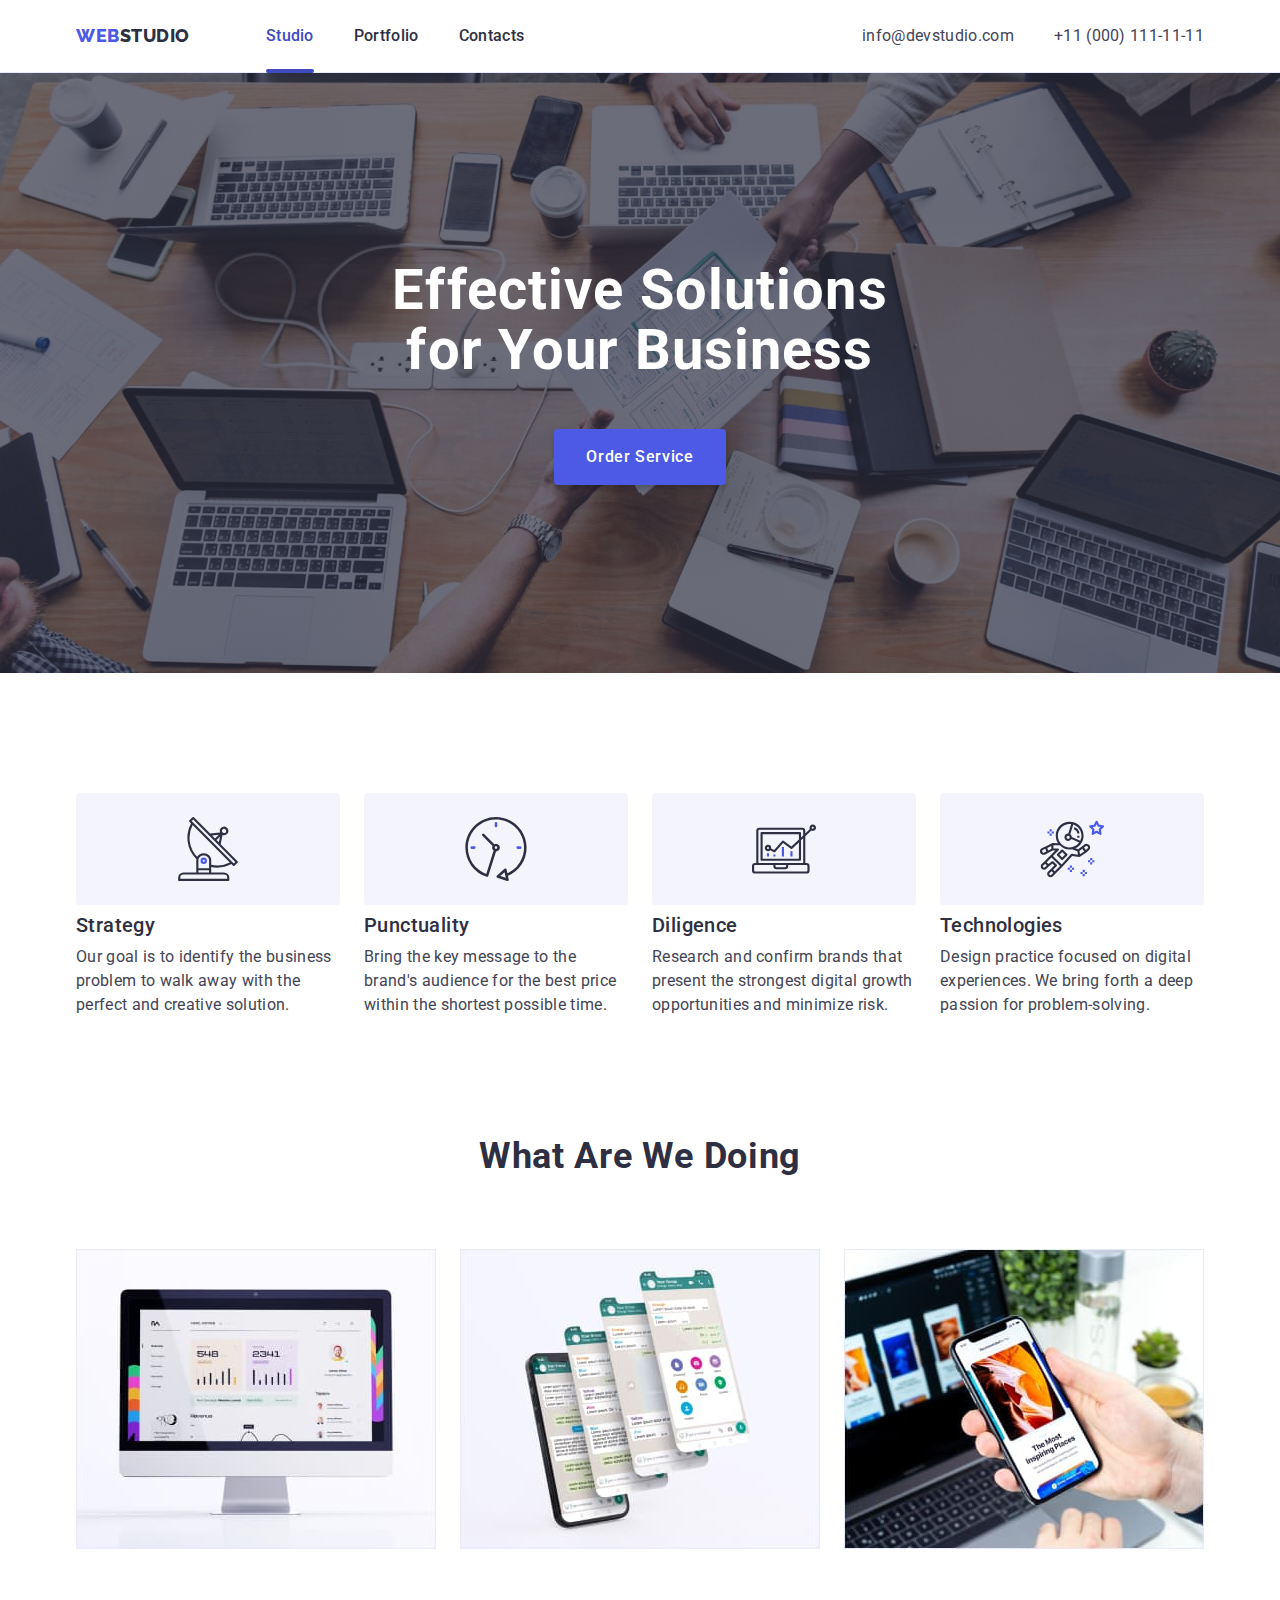
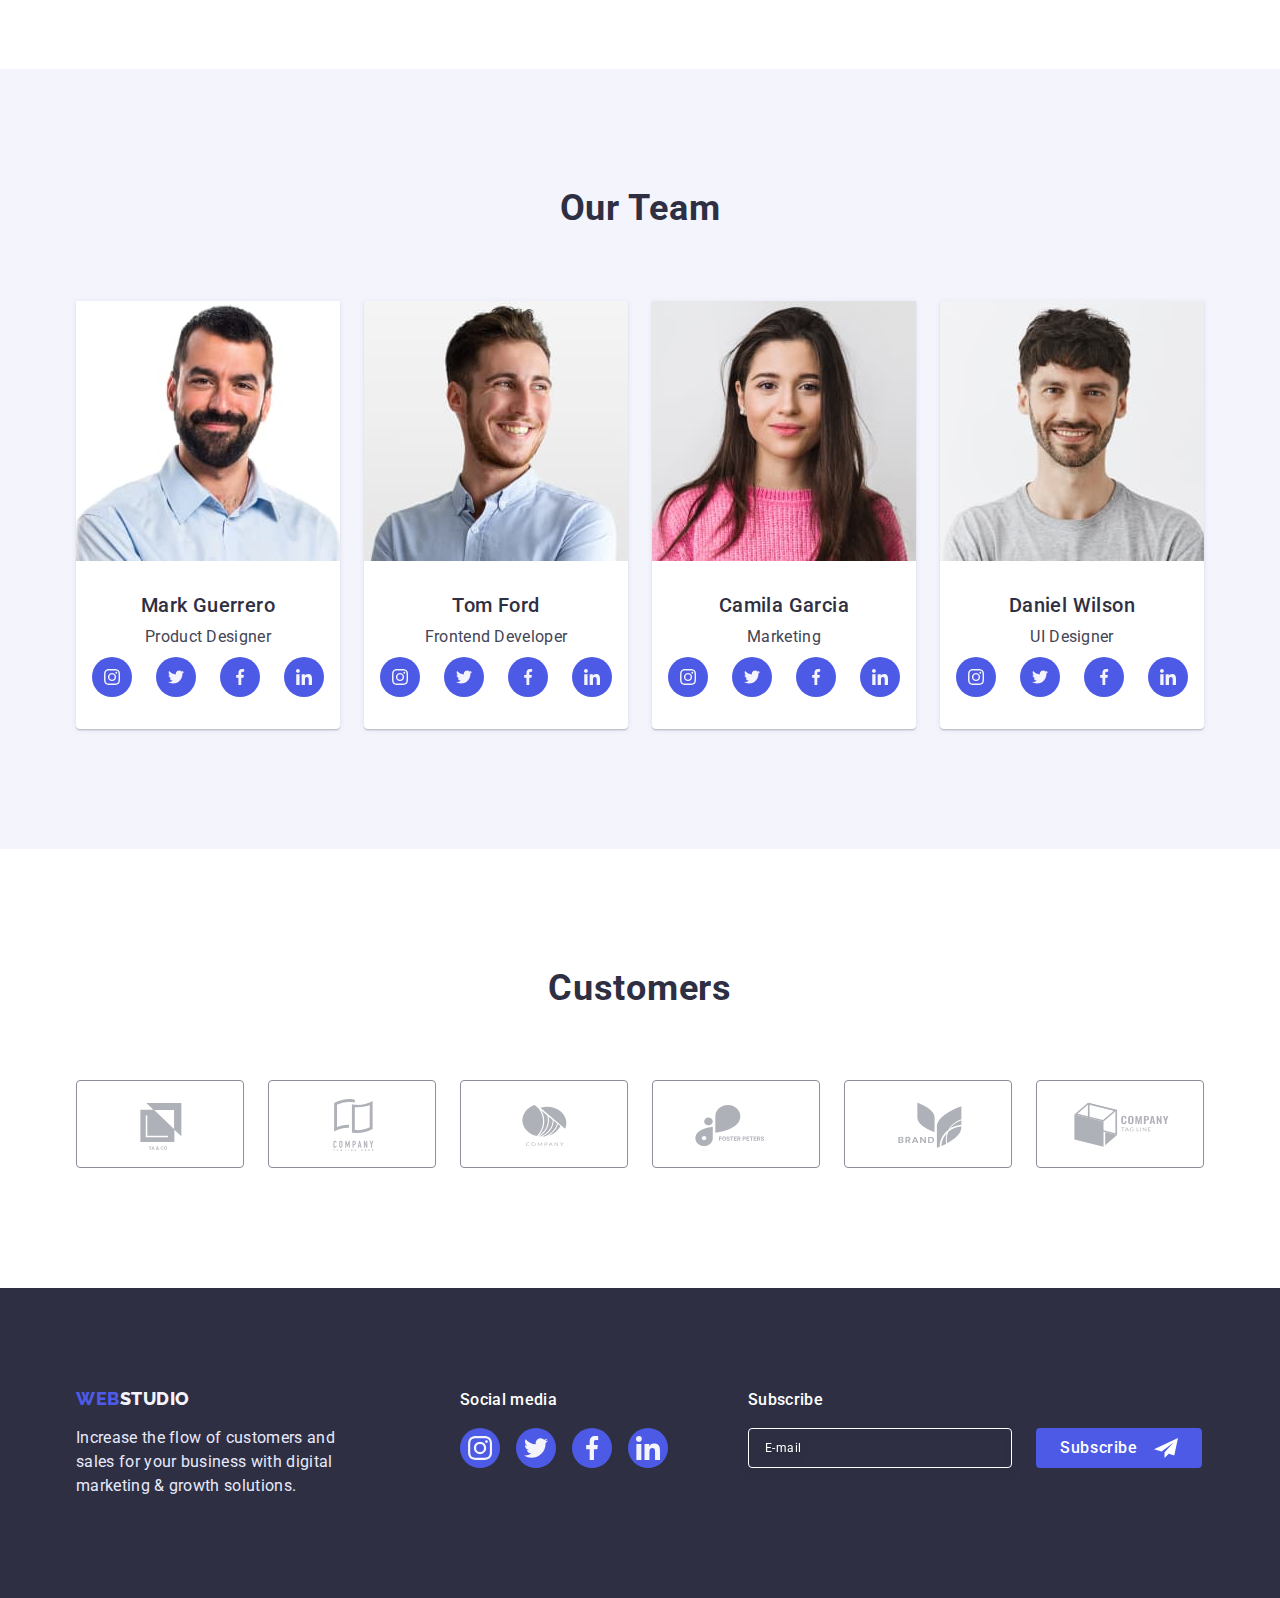
<file: index.html>
<!DOCTYPE html>
<html lang="en">
<head>
    <meta charset="UTF-8">
    <meta http-equiv="X-UA-Compatible" content="IE=edge">
    <meta name="viewport" content="width=device-width, initial-scale=1.0">
    <title>Main Page</title>
    <link rel="preconnect" href="https://fonts.googleapis.com">
    <link rel="preconnect" href="https://fonts.gstatic.com" crossorigin>
    <link href="https://fonts.googleapis.com/css2?family=Raleway:wght@800&family=Roboto:wght@400;500;700;900&display=swap" rel="stylesheet">

    <link rel="stylesheet" href="https://cdnjs.cloudflare.com/ajax/libs/modern-normalize/1.1.0/modern-normalize.min.css">

    <link rel="stylesheet" href="./css/styles.css">
</head>
<body>

    <!-- Page Header -->
    
    <header class="header">

        <div class="header-container container">
            <nav class="site-nav">
                <a href="./index.html" class="header-logo link">Web<span class="logo-studio">Studio</span></a>
                <ul class="site-nav-list list">
                    <li class="site-nav-item"><a href="./index.html" class="site-nav-link link current">Studio</a></li>
                    <li class="site-nav-item"><a href="./portfolio.html" class="site-nav-link link">Portfolio</a></li>
                    <li class="site-nav-item"><a href="#" class="site-nav-link link">Contacts</a></li>
                </ul>
            </nav>
            <address class="site-address">
                <ul class="site-address-list list">
                    <li class="site-address-item"><a href="mailto:info@devstudio.com" class="site-address-link link">info@devstudio.com</a></li>
                    <li class="site-address-item"><a href="tel:+110001111111" class="site-address-link link">+11 (000) 111-11-11</a></li>
                </ul>
            </address>
        </div>
    </header>

    <!-- Page Main -->

    <main>

        <!-- Hero Section -->

        <section class="hero">
            <h1 class="hero-head">Effective Solutions for Your Business</h1>
            <button type="button" class="hero-button" data-modal-open>Order Service</button>
        </section>

        <!-- Features Section -->

        <section class="features section">
            <div class="container">
                <h2 class="visually-hidden">Features</h2>
                <ul class="features-list list">
                    <li class="features-item">
                        <div class="features-icon-block">
                            <svg class="features-icon" width="64" height="64">
                                <use href="./images/icon.svg#antenna"></use>
                            </svg>
                        </div>
                        <h3 class="features-title">Strategy</h3>
                        <p class="text">
                            Our goal is to identify the business
                            problem to walk away with the perfect and creative solution. 
                        </p>
                    </li>
                    <li class="features-item">
                        <div class="features-icon-block">
                            <svg class="features-icon" width="64" height="64">
                                <use href="./images/icon.svg#clock"></use>
                            </svg>
                        </div>
                        <h3 class="features-title">Punctuality</h3>
                        <p class="text">
                            Bring the key message to the brand's audience for 
                            the best price within the shortest possible time.
                        </p>
                    </li>
                    <li class="features-item">
                        <div class="features-icon-block">
                            <svg class="features-icon" width="64" height="64">
                                <use href="./images/icon.svg#diagram"></use>
                            </svg>
                        </div>
                        <h3 class="features-title">Diligence</h3>
                        <p class="text">
                            Research and confirm brands that present the 
                            strongest digital growth opportunities and minimize risk.
                        </p>
                    </li>
                    <li class="features-item">
                        <div class="features-icon-block">
                            <svg class="features-icon" width="64" height="64">
                                <use href="./images/icon.svg#astronaut"></use>
                            </svg>
                        </div>
                        <h3 class="features-title">Technologies</h3>
                        <p class="text">
                            Design practice focused on digital experiences. 
                            We bring forth a deep passion for problem-solving.
                        </p>
                    </li>
                </ul>
            </div>
        </section>

        <!-- About Section -->

        <section class="about section">
            <div class="container">
                <h2 class="about-head">What are we doing</h2>
                <ul class="about-list list">
                    <li class="about-item"><img src="./images/about/Rectangle71.jpg" alt="img" width="360"></li>
                    <li class="about-item"><img src="./images/about/Rectangle72.jpg" alt="img" width="360"></li>
                    <li class="about-item"><img src="./images/about/Rectangle73.jpg" alt="img" width="360"></li>
                </ul>
            </div>
        </section>

        <!-- Team Section -->

        <section class="team section">
            <div class="container">
                <h2 class="team-head">Our Team</h2>
                <ul class="team-list list">
                    <li class="team-item">
                        <img src="./images/team/img1.jpg" alt="img" width="264" class="team-image">
                        <div class="team-item-content-wrapper">
                            <h3 class="team-title">Mark Guerrero</h3>
                            <p class="team-text text">Product Designer</p>
                            <ul class="social-list list">
                                <li class="social-list-item">
                                    <a href="#" class="social-list-link link">
                                        <svg class="social-list-icon" width="16" height="16">
                                            <use href="./images/icon.svg#instagram"></use>
                                        </svg>
                                    </a>
                                </li>
                                <li class="social-list-item">
                                    <a href="#" class="social-list-link link">
                                        <svg class="social-list-icon" width="16" height="16">
                                            <use href="./images/icon.svg#twitter"></use>
                                        </svg>
                                    </a>
                                </li>
                                <li class="social-list-item">
                                    <a href="#" class="social-list-link link">
                                        <svg class="social-list-icon" width="16" height="16">
                                            <use href="./images/icon.svg#facebook"></use>
                                        </svg>
                                    </a>
                                </li>
                                <li class="social-list-item">
                                    <a href="#" class="social-list-link link">
                                        <svg class="social-list-icon" width="16" height="16">
                                            <use href="./images/icon.svg#linkedin"></use>
                                        </svg>
                                    </a>
                                </li>
                            </ul>
                        </div>
                    </li>
                    <li class="team-item">
                        <img src="./images/team/img2.jpg" alt="img" width="264" class="team-image">
                        <div class="team-item-content-wrapper">
                            <h3 class="team-title">Tom Ford</h3>
                            <p class="team-text text">Frontend Developer</p>
                            <ul class="social-list list">
                                <li class="social-list-item">
                                    <a href="#" class="social-list-link link">
                                        <svg class="social-list-icon" width="16" height="16">
                                            <use href="./images/icon.svg#instagram"></use>
                                        </svg>
                                    </a>
                                </li>
                                <li class="social-list-item">
                                    <a href="#" class="social-list-link link">
                                        <svg class="social-list-icon" width="16" height="16">
                                            <use href="./images/icon.svg#twitter"></use>
                                        </svg>
                                    </a>
                                </li>
                                <li class="social-list-item">
                                    <a href="#" class="social-list-link link">
                                        <svg class="social-list-icon" width="16" height="16">
                                            <use href="./images/icon.svg#facebook"></use>
                                        </svg>
                                    </a>
                                </li>
                                <li class="social-list-item">
                                    <a href="#" class="social-list-link link">
                                        <svg class="social-list-icon" width="16" height="16">
                                            <use href="./images/icon.svg#linkedin"></use>
                                        </svg>
                                    </a>
                                </li>
                            </ul>
                        </div>
                    </li>
                    <li class="team-item">
                        <img src="./images/team/img3.jpg" alt="img" width="264" class="team-image">
                        <div class="team-item-content-wrapper">
                            <h3 class="team-title">Camila Garcia</h3>
                            <p class="team-text text">Marketing</p>
                            <ul class="social-list list">
                                <li class="social-list-item">
                                    <a href="#" class="social-list-link link">
                                        <svg class="social-list-icon" width="16" height="16">
                                            <use href="./images/icon.svg#instagram"></use>
                                        </svg>
                                    </a>
                                </li>
                                <li class="social-list-item">
                                    <a href="#" class="social-list-link link">
                                        <svg class="social-list-icon" width="16" height="16">
                                            <use href="./images/icon.svg#twitter"></use>
                                        </svg>
                                    </a>
                                </li>
                                <li class="social-list-item">
                                    <a href="#" class="social-list-link link">
                                        <svg class="social-list-icon" width="16" height="16">
                                            <use href="./images/icon.svg#facebook"></use>
                                        </svg>
                                    </a>
                                </li>
                                <li class="social-list-item">
                                    <a href="#" class="social-list-link link">
                                        <svg class="social-list-icon" width="16" height="16">
                                            <use href="./images/icon.svg#linkedin"></use>
                                        </svg>
                                    </a>
                                </li>
                            </ul>
                        </div>
                    </li>
                    <li class="team-item">
                        <img src="./images/team/img4.jpg" alt="img" width="264" class="team-image">
                        <div class="team-item-content-wrapper">
                            <h3 class="team-title">Daniel Wilson</h3>
                            <p class="team-text text">UI Designer</p>
                            <ul class="social-list list">
                                <li class="social-list-item">
                                    <a href="#" class="social-list-link link">
                                        <svg class="social-list-icon" width="16" height="16">
                                            <use href="./images/icon.svg#instagram"></use>
                                        </svg>
                                    </a>
                                </li>
                                <li class="social-list-item">
                                    <a href="#" class="social-list-link link">
                                        <svg class="social-list-icon" width="16" height="16">
                                            <use href="./images/icon.svg#twitter"></use>
                                        </svg>
                                    </a>
                                </li>
                                <li class="social-list-item">
                                    <a href="#" class="social-list-link link">
                                        <svg class="social-list-icon" width="16" height="16">
                                            <use href="./images/icon.svg#facebook"></use>
                                        </svg>
                                    </a>
                                </li>
                                <li class="social-list-item">
                                    <a href="#" class="social-list-link link">
                                        <svg class="social-list-icon" width="16" height="16">
                                            <use href="./images/icon.svg#linkedin"></use>
                                        </svg>
                                    </a>
                                </li>
                            </ul>
                        </div>
                    </li>
                </ul>
            </div>
        </section>

        <!-- Customers Section -->

        <section class="customers section">
            <div class="container">
                <h2 class="customers-head">Customers</h2>
                <ul class="customers-list list">
                    <li class="customers-list-item">
                        <a href="#" class="customers-list-link">
                            <svg class="customers-icon" width="104" height="56">
                                <use href="./images/icon.svg#logo1"></use>
                            </svg>
                        </a>
                    </li>
                    <li class="customers-list-item">
                        <a href="#" class="customers-list-link">
                            <svg class="customers-icon" width="104" height="56">
                                <use href="./images/icon.svg#logo2"></use>
                            </svg>
                        </a>
                    </li>
                    <li class="customers-list-item">
                        <a href="#" class="customers-list-link">
                            <svg class="customers-icon" width="104" height="56">
                                <use href="./images/icon.svg#logo3"></use>
                            </svg>
                        </a>
                    </li>
                    <li class="customers-list-item">
                        <a href="#" class="customers-list-link">
                            <svg class="customers-icon" width="104" height="56">
                                <use href="./images/icon.svg#logo4"></use>
                            </svg>
                        </a>
                    </li>
                    <li class="customers-list-item">
                        <a href="#" class="customers-list-link">
                            <svg class="customers-icon" width="104" height="56">
                                <use href="./images/icon.svg#logo5"></use>
                            </svg>
                        </a>
                    </li>
                    <li class="customers-list-item">
                        <a href="#" class="customers-list-link">
                            <svg class="customers-icon" width="104" height="56">
                                <use href="./images/icon.svg#logo6"></use>
                            </svg>
                        </a>
                    </li>
                </ul>
            </div>
        </section>

    </main>

    <!-- Page Footer -->

    <footer class="footer">
        <div class="footer-container  container">
            <div class="footer-content">
                <a href="./index.html" class="footer-logo link">Web<span class="footer-studio">Studio</span></a>
                <p class="footer-text text">
                    Increase the flow of customers and sales 
                    for your business with digital marketing & growth solutions.
                </p>
            </div>
            <div class="footer-social">
                <p class="footer-social-text text">Social media</p>
                <ul class="footer-social-list list">
                    <li class="footer-social-item">
                        <a href="#" class="footer-social-link link">
                            <svg class="footer-social-icon" width="24" height="24">
                                <use href="./images/icon.svg#instagram"></use>
                            </svg>
                        </a>
                    </li>
                    <li class="footer-social-item">
                        <a href="#" class="footer-social-link link">
                            <svg class="footer-social-icon" width="24" height="24">
                                <use href="./images/icon.svg#twitter"></use>
                            </svg>
                        </a>
                    </li>
                    <li class="footer-social-item">
                        <a href="#" class="footer-social-link link">
                            <svg class="footer-social-icon" width="24" height="24">
                                <use href="./images/icon.svg#facebook"></use>
                            </svg>
                        </a>
                    </li>
                    <li class="footer-social-item">
                        <a href="#" class="footer-social-link link">
                            <svg class="footer-social-icon" width="24" height="24">
                                <use href="./images/icon.svg#linkedin"></use>
                            </svg>
                        </a>
                    </li>
                </ul>
            </div>
            <div class="footer-form-wrapper">
                <p class="footer-social-text text">Subscribe</p>
                <form class="footer-form">
                    <input type="email" class="footer-form-input" name="user_email" placeholder="E-mail" required>
                    <button type="submit" class="footer-form-btn">
                        Subscribe
                        <svg class="footer-form-btn-icon" width="24" height="24">
                            <use href="./images/icon.svg#telegram"></use>
                        </svg>
                    </button>
                </form>
            </div>
        </div>
    </footer>

    <!-- MODAL WINDOW -->

    <div class="backdrop is-hidden" data-modal>
        <div class="modal">
            <button type="button" class="modal-close-btn" data-modal-close>
                <svg class="modal-close-btn-icon" width="8" height="8">
                    <use href="./images/icon.svg#close-modal"></use>
                </svg>
            </button>
            <p class="modal-text">Leave your contacts and we will call you back</p>
            <form class="modal-form">
                <label class="modal-form-field">
                    <span class="modal-form-input-desc">Name</span>
                    <span class="modal-form-input-wrapper">
                        <input
                        type="text" 
                        class="modal-form-input" 
                        name="user_name" 
                        required
                        pattern="[a-zA-Zа-яА-Я]+"
                        minlength="2">
                        <svg class="modal-form-input-icon" width="18" height="24">
                            <use href="./images/icon.svg#person"></use>
                        </svg>
                    </span>
                </label>
                <label class="modal-form-field">
                    <span class="modal-form-input-desc">Phone</span>
                    <span class="modal-form-input-wrapper">
                        <input 
                        type="tel" 
                        class="modal-form-input" 
                        name="user_phone" 
                        required
                        pattern="[0-9]{3}-[0-9]{3}-[0-9]{2}-[0-9]{2}"
                        title="xxx-xxx-xx-xx">
                        <svg class="modal-form-input-icon" width="18" height="24">
                            <use href="./images/icon.svg#phone"></use>
                        </svg>
                    </span>
                </label>
                <label class="modal-form-field">
                    <span class="modal-form-input-desc">Email</span>
                    <span class="modal-form-input-wrapper">
                        <input 
                        type="email" 
                        class="modal-form-input" 
                        name="user_email" 
                        required>
                        <svg class="modal-form-input-icon" width="18" height="24">
                            <use href="./images/icon.svg#email"></use>
                        </svg>
                    </span>
                </label>
                <label class="modal-form-field">
                    <span class="modal-form-input-desc">Comment</span>
                    <textarea name="user_message" class="modal-form-message" placeholder="Text input"></textarea>
                </label>
                <label for="user-policy" class="modal-form-check-desc">
                    <input id="user-policy" type="checkbox" name="user_policy" class="modal-form-check visually-hidden">
                    <span class="modal-form-check-icon-wrapper">
                        <svg class="modal-form-check-icon" width="16" height="16">
                            <use href="./images/icon.svg#check"></use>
                        </svg>
                    </span>
                    I accept the terms and conditions of the&nbsp;<a href="" class="user-policy-link">Privacy Policy</a>
                </label>
                <button type="submit" class="modal-form-submit">Send</button>
            </form>
        </div>
    </div>

    <script src="./js/modal.js"></script>
</body>
</html>
</file>
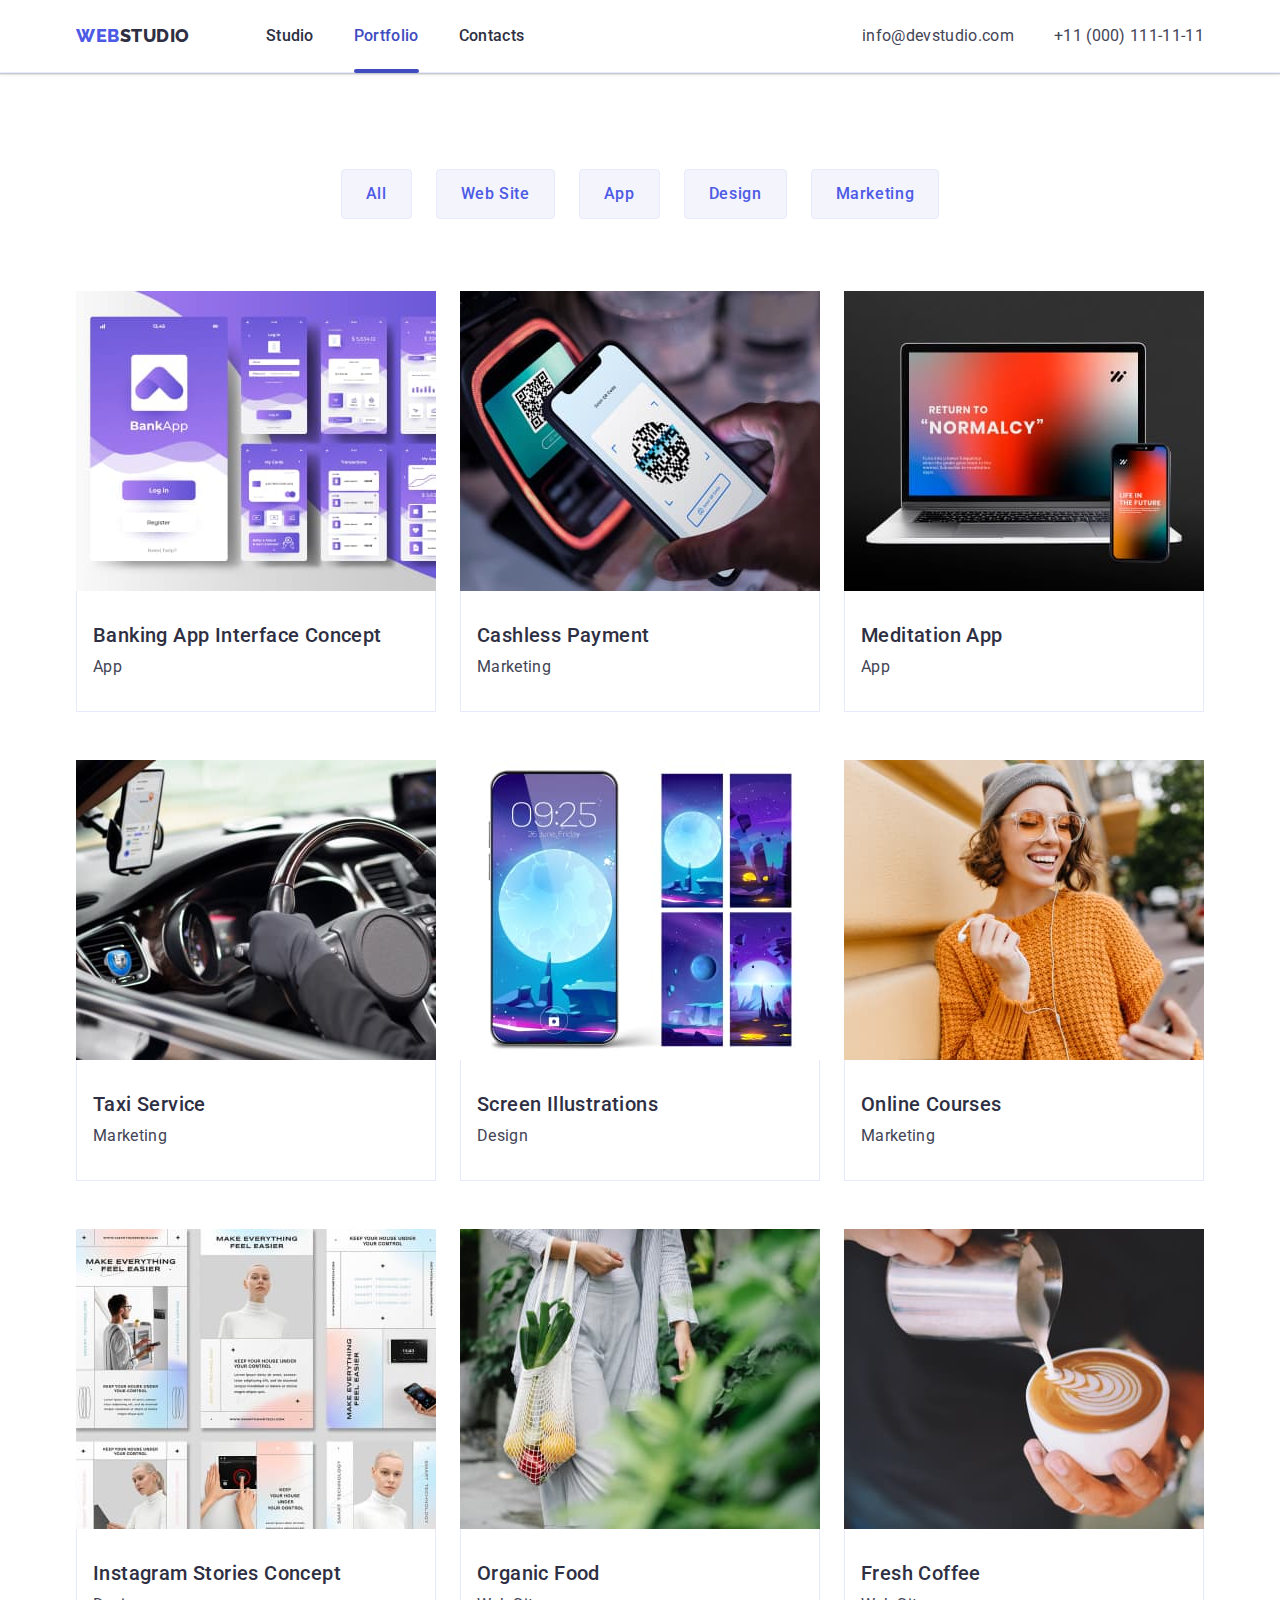
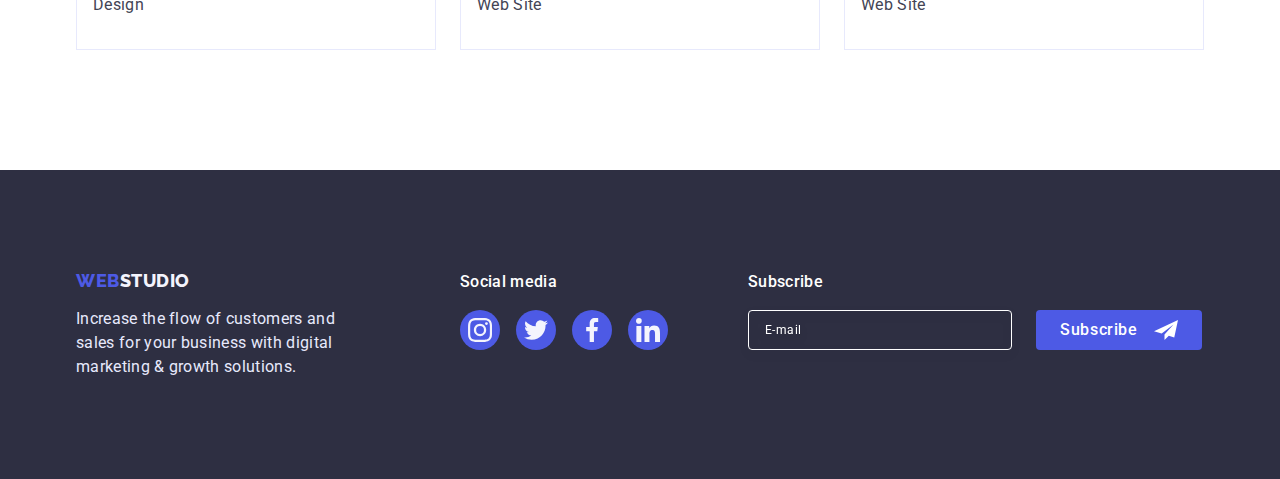
<file: portfolio.html>
<!DOCTYPE html>
<html lang="en">
<head>
    <meta charset="UTF-8">
    <meta http-equiv="X-UA-Compatible" content="IE=edge">
    <meta name="viewport" content="width=device-width, initial-scale=1.0">
    <title>Portfolio</title>
    <link rel="preconnect" href="https://fonts.googleapis.com">
    <link rel="preconnect" href="https://fonts.gstatic.com" crossorigin>
    <link href="https://fonts.googleapis.com/css2?family=Raleway:wght@800&family=Roboto:wght@400;500;700;900&display=swap" rel="stylesheet">

    <link rel="stylesheet" href="https://cdnjs.cloudflare.com/ajax/libs/modern-normalize/1.1.0/modern-normalize.min.css">

    <link rel="stylesheet" href="./css/styles.css">
</head>
<body>

    <!-- Page Header -->
    
    <header class="header">

        <div class="header-container container">
            <nav class="site-nav">
                <a href="./index.html" class="header-logo link">Web<span class="logo-studio">Studio</span></a>
                <ul class="site-nav-list list">
                    <li class="site-nav-item"><a href="./index.html" class="site-nav-link link">Studio</a></li>
                    <li class="site-nav-item"><a href="./portfolio.html" class="site-nav-link link current">Portfolio</a></li>
                    <li class="site-nav-item"><a href="#" class="site-nav-link link">Contacts</a></li>
                </ul>
            </nav>
            <address class="site-address">
                <ul class="site-address-list list">
                    <li class="site-address-item"><a href="mailto:info@devstudio.com" class="site-address-link link">info@devstudio.com</a></li>
                    <li class="site-address-item"><a href="tel:+110001111111" class="site-address-link link">+11 (000) 111-11-11</a></li>
                </ul>
            </address>
        </div>
    </header>

    <!-- Page Main -->

    <main>

        <section class="portfolio">
            <div class="container">
                <h1 class="visually-hidden">Portfolio</h1>
                <ul class="portfolio-nav list">
                    <li class="portfolio-nav-item"><button type="button" class="portfolio-button">All</button></li>
                    <li class="portfolio-nav-item"><button type="button" class="portfolio-button">Web Site</button></li>
                    <li class="portfolio-nav-item"><button type="button" class="portfolio-button">App</button></li>
                    <li class="portfolio-nav-item"><button type="button" class="portfolio-button">Design</button></li>
                    <li class="portfolio-nav-item"><button type="button" class="portfolio-button">Marketing</button></li>
                </ul>

                <ul class="portfolio-content list">
                    <li class="portfolio-content-item">
                        <a href="#" rel="noreferrer noopener" class="portfolio-link link">
                            <div class="card-list-img-wrapper">
                                <img src="./images/portfolio/port1.jpg" alt="img" width="360" class="portfolio-image">
                                <p class="overlay text">
                                    14 Stylish and User-Friendly App Design Concepts · Task Manager App · 
                                    Calorie Tracker App · Exotic Fruit Ecommerce App · Cloud Storage App
                                </p>
                            </div>
                            <div class="portfolio-card-content">
                                <h2 class="portfolio-title">Banking App Interface Concept</h2>
                                <p class="text">App</p>
                            </div>
                        </a>
                    </li>
                    <li class="portfolio-content-item">
                        <a href="#" rel="noreferrer noopener" class="portfolio-link link">
                            <div class="card-list-img-wrapper">
                                <img src="./images/portfolio/port2.jpg" alt="img" width="360" class="portfolio-image">
                                <p class="overlay text">
                                    14 Stylish and User-Friendly App Design Concepts · Task Manager App · 
                                    Calorie Tracker App · Exotic Fruit Ecommerce App · Cloud Storage App
                                </p>
                            </div>
                            <div class="portfolio-card-content">
                                <h2 class="portfolio-title">Cashless Payment</h2>
                                <p class="text">Marketing</p>
                            </div>
                        </a>
                    </li>
                    <li class="portfolio-content-item">
                        <a href="#" rel="noreferrer noopener" class="portfolio-link link">
                            <div class="card-list-img-wrapper">
                                <img src="./images/portfolio/port3.jpg" alt="img" width="360" class="portfolio-image">
                                <p class="overlay text">
                                    14 Stylish and User-Friendly App Design Concepts · Task Manager App · 
                                    Calorie Tracker App · Exotic Fruit Ecommerce App · Cloud Storage App
                                </p>
                            </div>
                            <div class="portfolio-card-content">
                                <h2 class="portfolio-title">Meditation App</h2>
                                <p class="text">App</p>
                            </div>
                        </a>
                    </li>
                    <li class="portfolio-content-item">
                        <a href="#" rel="noreferrer noopener" class="portfolio-link link">
                            <div class="card-list-img-wrapper">
                                <img src="./images/portfolio/port4.jpg" alt="img" width="360" class="portfolio-image">
                                <p class="overlay text">
                                    14 Stylish and User-Friendly App Design Concepts · Task Manager App · 
                                    Calorie Tracker App · Exotic Fruit Ecommerce App · Cloud Storage App
                                </p>
                            </div>
                            <div class="portfolio-card-content">
                                <h2 class="portfolio-title">Taxi Service</h2>
                                <p class="text">Marketing</p>
                            </div>
                        </a>
                    </li>
                    <li class="portfolio-content-item">
                        <a href="#" rel="noreferrer noopener" class="portfolio-link link">
                            <div class="card-list-img-wrapper">
                                <img src="./images/portfolio/port5.jpg" alt="img" width="360" class="portfolio-image">
                                <p class="overlay text">
                                    14 Stylish and User-Friendly App Design Concepts · Task Manager App · 
                                    Calorie Tracker App · Exotic Fruit Ecommerce App · Cloud Storage App
                                </p>
                            </div>
                            <div class="portfolio-card-content">
                                <h2 class="portfolio-title">Screen Illustrations</h2>
                                <p class="text">Design</p>
                            </div>
                        </a>
                    </li>
                    <li class="portfolio-content-item">
                        <a href="#" rel="noreferrer noopener" class="portfolio-link link">
                            <div class="card-list-img-wrapper">
                                <img src="./images/portfolio/port6.jpg" alt="img" width="360" class="portfolio-image">
                                <p class="overlay text">
                                    14 Stylish and User-Friendly App Design Concepts · Task Manager App · 
                                    Calorie Tracker App · Exotic Fruit Ecommerce App · Cloud Storage App
                                </p>
                            </div>
                            <div class="portfolio-card-content">
                                <h2 class="portfolio-title">Online Courses</h2>
                                <p class="text">Marketing</p>
                            </div>
                        </a>
                    </li>
                    <li class="portfolio-content-item">
                        <a href="#" rel="noreferrer noopener" class="portfolio-link link">
                            <div class="card-list-img-wrapper">
                                <img src="./images/portfolio/port7.jpg" alt="img" width="360" class="portfolio-image">
                                <p class="overlay text">
                                    14 Stylish and User-Friendly App Design Concepts · Task Manager App · 
                                    Calorie Tracker App · Exotic Fruit Ecommerce App · Cloud Storage App
                                </p>
                            </div>
                            <div class="portfolio-card-content">
                                <h2 class="portfolio-title">Instagram Stories Concept</h2>
                                <p class="text">Design</p>
                            </div>
                        </a>
                    </li>
                    <li class="portfolio-content-item">
                        <a href="#" rel="noreferrer noopener" class="portfolio-link link">
                            <div class="card-list-img-wrapper">
                                <img src="./images/portfolio/port8.jpg" alt="img" width="360" class="portfolio-image">
                                <p class="overlay text">
                                    14 Stylish and User-Friendly App Design Concepts · Task Manager App · 
                                    Calorie Tracker App · Exotic Fruit Ecommerce App · Cloud Storage App
                                </p>
                            </div>
                            <div class="portfolio-card-content">
                                <h2 class="portfolio-title">Organic Food</h2>
                                <p class="text">Web Site</p>
                            </div>
                        </a>
                    </li>
                    <li class="portfolio-content-item">
                        <a href="#" rel="noreferrer noopener" class="portfolio-link link">
                            <div class="card-list-img-wrapper">
                                <img src="./images/portfolio/port9.jpg" alt="img" width="360" class="portfolio-image">
                                <p class="overlay text">
                                    14 Stylish and User-Friendly App Design Concepts · Task Manager App · 
                                    Calorie Tracker App · Exotic Fruit Ecommerce App · Cloud Storage App
                                </p>
                            </div>
                            <div class="portfolio-card-content">
                                <h2 class="portfolio-title">Fresh Coffee</h2>
                                <p class="text">Web Site</p>
                            </div>
                        </a>
                    </li>
                </ul>
            </div>
        </section>

    </main>

    <!-- Page Footer -->

    <footer class="footer">
        <div class="footer-container  container">
            <div class="footer-content">
                <a href="./index.html" class="footer-logo link">Web<span class="footer-studio">Studio</span></a>
                <p class="footer-text text">
                    Increase the flow of customers and sales 
                    for your business with digital marketing & growth solutions.
                </p>
            </div>
            <div class="footer-social">
                <p class="footer-social-text text">Social media</p>
                <ul class="footer-social-list list">
                    <li class="footer-social-item">
                        <a href="#" class="footer-social-link link">
                            <svg class="footer-social-icon" width="24" height="24">
                                <use href="./images/icon.svg#instagram"></use>
                            </svg>
                        </a>
                    </li>
                    <li class="footer-social-item">
                        <a href="#" class="footer-social-link link">
                            <svg class="footer-social-icon" width="24" height="24">
                                <use href="./images/icon.svg#twitter"></use>
                            </svg>
                        </a>
                    </li>
                    <li class="footer-social-item">
                        <a href="#" class="footer-social-link link">
                            <svg class="footer-social-icon" width="24" height="24">
                                <use href="./images/icon.svg#facebook"></use>
                            </svg>
                        </a>
                    </li>
                    <li class="footer-social-item">
                        <a href="#" class="footer-social-link link">
                            <svg class="footer-social-icon" width="24" height="24">
                                <use href="./images/icon.svg#linkedin"></use>
                            </svg>
                        </a>
                    </li>
                </ul>
            </div>
            <div class="footer-form-wrapper">
                <p class="footer-social-text text">Subscribe</p>
                <form class="footer-form">
                    <input type="email" class="footer-form-input" name="user_email" placeholder="E-mail" required>
                    <button type="submit" class="footer-form-btn">
                        Subscribe
                        <svg class="footer-form-btn-icon" width="24" height="24">
                            <use href="./images/icon.svg#telegram"></use>
                        </svg>
                    </button>
                </form>
            </div>
        </div>
    </footer>
    
</body>
</html>
</file>
<file: css/styles.css>
:root {
    --primary-text-color:  #434455;
    --title-text-color: #2E2F42;
    --accent-color:  #404BBF;
    --primary-white-color: #FFFFFF;
    --iris-color: #4D5AE5;
    --cloud-color: #F4F4FD;
    --green: #31d0aa;
    --light-slate: #8E8F99;
    --cornflower: #E7E9FC;
    --icon: #AFB1B8;
    --diary: #FCFCFC;
    --transition-dur-and-func: 250ms cubic-bezier(0.4, 0, 0.2, 1);
}

body {
    background-color: var(--primary-white-color);
    color: var(--primary-text-color);

    font-family: Roboto, sans-serif;
    font-size: 16px;
}

h1,
h2,
h3, 
h4, 
h5, 
h6, 
p, 
ul {
    margin: 0;
    padding: 0;
}

img {
    display: block;
    max-width: 100%;
    height: auto;
}

button {
    cursor: pointer;
}

.visually-hidden {
    position: absolute;
    white-space: nowrap;
    width: 1px;
    height: 1px;
    overflow: hidden;
    border: 0;
    padding: 0;
    clip: rect(0 0 0 0);
    clip-path: inset(50%);
    margin: -1px;
}


.container {
    width: 1158px;
    padding-left: 15px;
    padding-right: 15px;
    margin-left: auto;
    margin-right: auto;
}

.list {
    list-style: none;
}

.link {
    text-decoration: none;
    color: currentColor;
}

.text {
    line-height: 1.5;
    letter-spacing: 0.02em;
    /* color: var(--primary-text-color); */
}

.section {
    padding-top: 120px;
    padding-bottom: 120px;
}

/* HEADER */

.header-logo, .footer-logo {
    font-family: 'Raleway', sans-serif;
    font-weight: 800;
    font-size: 18px;
    line-height: 1.17;
    letter-spacing: 0.03em;
    text-transform: uppercase;
    color: var(--iris-color);

    /* margin-left: 156px; */
}


.logo-studio {
    color: var(--title-text-color);
}

.site-nav-link {
    font-weight: 500;
    color: var(--title-text-color);
    text-decoration: none;
    line-height: 1.5;
    letter-spacing: 0.02em;
}

.header {
    border-bottom: 1px solid var(--cornflower);
    box-shadow: 0px 2px 1px rgba(46, 47, 66, 0.08), 
    0px 1px 1px rgba(46, 47, 66, 0.16), 
    0px 1px 6px rgba(46, 47, 66, 0.08);
}

.header-container {
    display: flex;
}

.site-nav {
    display: flex;
    align-items: center;
}

.site-nav-list, .site-address-list {
    display: flex;
    /* gap: 40px; */
}

.site-nav-list {
    margin-left: 76px;
}


.site-nav-link, .site-address-link {
    display: block;
    padding-top: 24px;
    padding-bottom: 24px;

    transition: color var(--transition-dur-and-func);
}

.site-nav-item:not(:last-child), .site-address-item:not(:last-child) {
    margin-right: 40px;
}

.site-nav-link:hover,
.site-nav-link:focus {
    color: var(--accent-color);
}

.site-nav-link {
    position: relative;
}

.site-nav .current {
    color: var(--accent-color);
}

.site-nav .current::after {
    content: "";

    position: absolute;
    left: 0;
    bottom: -1px;
    width: 100%;
    height: 4px;

    border-radius: 2px;
    background-color: var(--accent-color);
}

.site-address {
    font-style: normal;

    margin-left: auto;
}

.site-address-link {
    color: var(--primary-text-color);
    text-decoration: none;
    line-height: 1.5;
    letter-spacing: 0.02em;
}

.site-address-link:hover,
.site-address-link:focus {
    color: var(--accent-color);
}

/* HERO SECTION */

.hero {
    background-color: var(--title-text-color);
    text-align: center;

    max-width: 1440px;
    height: 600px;
    margin-left: auto;
    margin-right: auto;
    padding-bottom: 188px;
    padding-top: 188px;
    background-image: linear-gradient(
        rgba(46, 47, 66, 0.7),
        rgba(46, 47, 66, 0.7)
    ), 
    url(../images/hero/people-office.jpg);
    background-repeat: no-repeat;
    background-size: cover;
    background-position: center;
}

.hero-head {
    font-weight: 700;
    font-size: 56px;
    line-height: 1.07;
    color: var(--primary-white-color);
    letter-spacing: 0.02em;

    margin: 0 auto 48px;
    width: 496px;
}

.hero-button {
    background-color: var(--iris-color);
    box-shadow: 0px 4px 4px rgba(0, 0, 0, 0.15);
    font-weight: 500;
    font-size: 16px;
    line-height: 1.5;
    letter-spacing: 0.04em;
    color: var(--primary-white-color);
    font-family: inherit;

    padding: 16px 32px;
    border-radius: 4px;
    border: transparent;

    transition: background-color var(--transition-dur-and-func);
}

.hero-button:hover,
.hero-button:focus {
    background-color: var(--accent-color);
}

/* FEATURES SECTION */

.features-title, .team-title, .portfolio-title {
    font-weight: 500;
    font-size: 20px;
    line-height: 1.2;
    letter-spacing: 0.02em;
    color: var(--title-text-color);

    margin-top: 0;
    margin-bottom: 8px;
}

.features-list, .about-list, .team-list {
    display: flex;
    gap: 24px;
}

.features-item, .team-item, .social-list-item {
    width: calc((100% - 3 * 24px) / 4);
}

.features-icon-block {
    background-color: var(--cloud-color);
    border-radius: 4px;
    display: flex;
    align-items: center;
    justify-content: center;
    height: 112px;
    margin-bottom: 8px;
}

/* .features-item:not(:last-child),
.team-item:not(:last-child),
.about-item:not(:last-child) {
    margin-right: 24px;
} */

/* .features-item:nth-child(4n),
.team-item:nth-child(4n) {
    margin-right: 0;
}

.about-item:nth-child(3n) {
    margin-right: 0;
} */

.features {
    padding-bottom: 0;
}

/* ABOUT SECTION */

.about-item {
    width: calc((100% - 2 * 24px) / 3);
}

.about-head, .team-head, .customers-head {
    font-weight: 700;
    font-size: 36px;
    line-height: 1.11;
    letter-spacing: 0.02em;
    text-transform: capitalize;
    text-align: center;
    color: var(--title-text-color);

    margin-top: 0;
    margin-bottom: 72px;
}

/* TEAM SECTION */

.team {
    background-color: var(--cloud-color);
    text-align: center;
}

/* .team-image {
    margin-bottom: 32px;
} */

.team-item {
    background-color: var(--primary-white-color);
    border-radius: 0px 0px 4px 4px;
    box-shadow: 0px 1px 6px rgba(46, 47, 66, 0.08), 
    0px 1px 1px rgba(46, 47, 66, 0.16), 
    0px 2px 1px rgba(46, 47, 66, 0.08);
}

.team-item-content-wrapper {
    padding: 32px 0;
    text-align: center;
}

.social-list {
    display: flex;
    justify-content: center;
    gap: 24px;
}

.team-text {
    margin-bottom: 8px;
}

.social-list-item {
    width: 40px;
    height: 40px;
}

.social-list-link {
    display: flex;
    width: 100%;
    height: 100%;
    border-radius: 50%;
    background-color: var(--iris-color);
    justify-content: center;
    align-items: center;

    transition: background-color var(--transition-dur-and-func);
}

/* .social-list-item:not(:last-child) {
    margin-right: 24px;
} */

.social-list-link:hover,
.social-list-link:focus {
    background-color: var(--accent-color);
}

.social-list-icon {
    fill: var(--cloud-color);
}

/* CUSTOMERS SECTION */

.customers-head {
    line-height: 1.1;
}

.customers-list {
    display: flex;
    gap: 24px;
}

.customers-list-item {
    width: calc((100% - 5 * 24px) / 6);
    height: 88px;
}

.customers-list-link {
    color: var(--icon);

    display: flex;
    width: 100%;
    height: 100%;
    border: 1px solid var(--light-slate);
    border-radius: 4px;
    justify-content: center;
    align-items: center;

    transition: border-color var(--transition-dur-and-func),
    color var(--transition-dur-and-func);
}

.customers-icon {
    fill: currentColor;
}

.customers-list-link:hover,
.customers-list-link:focus {
    border-color: var(--accent-color);
    color: var(--accent-color);
}

/* FOOTER */

.footer {
    background-color: var(--title-text-color);

    padding-top: 100px;
    padding-bottom: 100px;
}

.footer-studio {
    color: var(--cloud-color)
}

.footer-text {
    color: var(--cornflower);
}

.footer-social-text {
    color: var(--primary-white-color);
}

.footer-logo {
    display: block;
    margin-bottom: 16px;
}

.footer-text {
    width: 264px;
}

.footer-container {
    display: flex;
    align-items: baseline;
}

.footer-content {
    margin-right: 120px;
}

.footer-social {
    margin-right: 80px;
}

.footer-social-text {
    font-weight: 500;

    margin-bottom: 16px;
}

.footer-social-list {
    display: flex;
    gap: 16px;
}

.footer-social-link {
    display: flex;
    width: 40px;
    height: 40px;
    border-radius: 50%;
    background-color: var(--iris-color);
    justify-content: center;
    align-items: center;

    transition: background-color var(--transition-dur-and-func);
}

.footer-social-icon {
    fill: var(--cloud-color);
}

.footer-social-link:hover,
.footer-social-link:focus {
    background-color: var(--green);
}

.footer-form {
    display: flex;
    gap: 24px;
}
.footer-form-input {
    width: 264px;
    height: 40px;
    padding-left: 16px;
    
    border: 1px solid var(--primary-white-color);
    filter: drop-shadow(0px 4px 4px rgba(0, 0, 0, 0.15));
    border-radius: 4px;
    color: var(--primary-white-color);
    background-color: transparent;
    outline: none;

    font-size: 12px;
    line-height: 2;
    letter-spacing: 0.04em;
}

.footer-form-input::placeholder {
    font-size: 12px;
    line-height: 2;
    letter-spacing: 0.04em;
    color: var(--primary-white-color);
}

.footer-form-btn {
    display: flex;
    justify-content: center;
    align-items: center;
    padding: 8px 24px;
    gap: 16px;

    background-color: var(--iris-color);
    border-radius: 4px;
    border: transparent;
    font-family: inherit;
    font-weight: 500;
    font-size: 16px;
    line-height: 1.5;
    letter-spacing: 0.04em;
    color: var(--primary-white-color);
    transition: background-color var(--transition-dur-and-func);
}

.footer-form-btn:hover,
.footer-form-btn:focus {
    background-color: var(--accent-color);
}


/* PORTFOLIO SECTION */

.portfolio-button {
    background-color: var(--cloud-color);
    font-weight: 500;
    font-size: 16px;
    line-height: 1.5;
    letter-spacing: 0.04em;
    color: var(--iris-color);
    font-family: inherit;

    padding: 12px 24px;
    border-radius: 4px;
    border: 1px solid #E7E9FC;

    transition: background-color var(--transition-dur-and-func),
    color var(--transition-dur-and-func),
    border-color var(--transition-dur-and-func),
    box-shadow var(--transition-dur-and-func);
}

.portfolio-button:hover,
.portfolio-button:focus {
    background-color: var(--accent-color);
    color: var(--primary-white-color);
    border-color: transparent;
    box-shadow: 0px 3px 1px rgba(0, 0, 0, 0.1), 
    0px 2px 1px rgba(0, 0, 0, 0.08), 
    0px 2px 2px rgba(0, 0, 0, 0.12);
}

.portfolio {
    padding-top: 96px;
    padding-bottom: 120px;
}

.portfolio-nav, .portfolio-content {
    display: flex;
}

.portfolio-nav {
    /* gap: 24px; */
    margin-bottom: 72px;
    justify-content: center;
}

.portfolio-nav-item:not(:last-child) {
    margin-right: 24px;
}

.portfolio-content {
    flex-wrap: wrap;
}

.portfolio-content-item {
    width: calc((100% - 2 * 24px) / 3);
    margin-right: 24px;
    margin-bottom: 48px;
}

.portfolio-link:hover,
.portfolio-link:focus {
    box-shadow: 0px 1px 6px rgba(46, 47, 66, 0.08), 
    0px 1px 1px rgba(46, 47, 66, 0.16), 
    0px 2px 1px rgba(46, 47, 66, 0.08);
}

.portfolio-content-item:nth-child(3n) {
    margin-right: 0;
}

.portfolio-content-item:nth-last-child(-n + 3) {
    margin-bottom: 0;
}

.portfolio-link {
    display: block;

    transition: box-shadow var(--transition-dur-and-func);
}

.portfolio-card-content {
    padding: 32px 16px;
    border-left: 1px solid #E7E9FC;
    border-bottom: 1px solid #E7E9FC;
    border-right: 1px solid #E7E9FC;
}

.card-list-img-wrapper {
    position: relative;
    overflow: hidden;
}

.overlay {
    position: absolute;
    left: 0;
    top: 0;
    width: 100%;
    height: 100%;
    overflow: auto;
    transform: translate(0, 100%);
    transition: transform var(--transition-dur-and-func);

    padding: 40px 32px;
    color: var(--cloud-color);
    background-color: var(--iris-color);
}

.portfolio-link:hover .overlay,
.portfolio-link:focus .overlay {
    transform: translate(0, 0);
}

/* BACKDROP */

.backdrop {
    position: fixed;
    left: 0;
    top: 0;
    width: 100%;
    height: 100%;
    z-index: 100;
    background-color: rgba(46, 47, 66, 0.4);

    transition: opacity var(--transition-dur-and-func),
    visibility var(--transition-dur-and-func);
}

.backdrop.is-hidden {
    opacity: 0;
    visibility: hidden;
    pointer-events: none;
}

.backdrop.is-hidden .modal {
    transform: translate(-50%, -50%) scale(1.1);
}

.modal {
    position: absolute;
    left: 50%;
    top: 50%;
    transform: translate(-50%, -50%) scale(1);
    width: 408px;
    min-height: 584px;
    padding-top: 72px;
    padding-bottom: 24px;
    padding-left: 24px;
    padding-right: 24px;

    background-color: var(--diary);
    box-shadow: 0px 1px 1px rgba(0, 0, 0, 0.14), 
    0px 1px 3px rgba(0, 0, 0, 0.12), 
    0px 2px 1px rgba(0, 0, 0, 0.2);
    border-radius: 4px;

    transition: transform var(--transition-dur-and-func);
}

.modal-close-btn {
    position: absolute;
    top: 24px;
    right: 24px;

    display: flex;
    justify-content: center;
    align-items: center;
    width: 24px;
    height: 24px;
    padding: 0;

    background-color: var(--cornflower);
    border: 1px solid rgba(0, 0, 0, 0.1);
    border-radius: 50%;

    transition: background-color var(--transition-dur-and-func),
    border-color var(--transition-dur-and-func);
}

.modal-close-btn-icon {
    fill: currentColor;
    transition: color var(--transition-dur-and-func);
}

.modal-close-btn:hover,
.modal-close-btn:focus {
    background-color: var(--accent-color);
    border-color: transparent;
    color: var(--primary-white-color);
}

.modal-text {
    font-weight: 500;
    font-size: 16px;
    line-height: 1.5;
    text-align: center;
    letter-spacing: 0.02em;
    color: var(--title-text-color);

    margin-bottom: 16px;
}

.modal-form {
    display: flex;
    flex-direction: column;
}
.modal-form-field {
    margin-bottom: 8px;
}
.modal-form-field:nth-child(4) {
    margin-bottom: 16px;
}
.modal-form-input-desc {
    display: block;
    margin-bottom: 4px;

    font-size: 12px;
    line-height: 1.17;
    letter-spacing: 0.04em;
    color: var(--light-slate);
}

.modal-form-input-wrapper {
    position: relative;
}

.modal-form-input {
    width: 100%;
    height: 40px;
    border: 1px solid rgba(46, 47, 66, 0.4);
    border-radius: 4px;
    padding-left: 38px;

    transition: border-color var(--transition-dur-and-func);
}

.modal-form-input:focus,
.modal-form-message:focus {
    outline: none;
    border-color: var(--accent-color);
}

.modal-form-input-icon {
    position: absolute;
    top: 50%;
    left: 16px;
    fill: var(--light-slate);
    transform: translate(0, -50%);

    transition: fill var(--transition-dur-and-func);
}

.modal-form-input:focus + .modal-form-input-icon {
    fill: var(--accent-color);
}

.modal-form-message {
    display: block;
    resize: none;
    padding: 8px 16px;
    width: 100%;
    height: 120px;

    border: 1px solid rgba(46, 47, 66, 0.4);
    border-radius: 4px;

    font-size: 12px;
    line-height: 1.17;
    letter-spacing: 0.04em;

    transition: border-color var(--transition-dur-and-func);
}

.modal-form-message::placeholder {
    font-size: 12px;
    line-height: 1.17;
    letter-spacing: 0.04em;
    color: rgba(46, 47, 66, 0.4);
}
.modal-form-check:checked + .modal-form-check-icon-wrapper {
    /* border-color: var(--accent-color);
    background-color: var(--accent-color); */
    border-color: transparent;
    background-origin: border-box;
}

.modal-form-check-icon {
    opacity: 0;
}

.modal-form-check:checked + .modal-form-check-icon-wrapper .modal-form-check-icon {
    opacity: 1;
}

.modal-form-check-icon-wrapper {
    display: flex;
    justify-content: center;
    align-items: center;
    width: 16px;
    height: 16px;
    border: 1px solid rgba(46, 47, 66, 0.4);
    border-radius: 2px;
    cursor: pointer;
    margin-right: 8px;
}

.modal-form-check-desc {
    display: flex;
    align-items: center;
    margin-bottom: 24px;

    font-size: 12px;
    line-height: 1.17;
    letter-spacing: 0.04em;
    color: var(--light-slate);
}

.modal-form-check:focus + .modal-form-check-desc .modal-form-check-icon-wrapper {
    border-color: var(--accent-color);
}

.user-policy-link {
    color: var(--iris-color);
}


.modal-form-submit {
    align-self: center;
    width: 169px;
    height: 56px;
    background-color: var(--iris-color);
    box-shadow: 0px 4px 4px rgba(0, 0, 0, 0.15);
    font-weight: 500;
    font-size: 16px;
    line-height: 1.5;
    letter-spacing: 0.04em;
    color: var(--primary-white-color);
    font-family: inherit;

    padding: 16px 32px;
    border-radius: 4px;
    border: transparent;

    transition: background-color var(--transition-dur-and-func);
}

.modal-form-submit:hover,
.modal-form-submit:focus {
    background-color: var(--accent-color);
}
</file>
